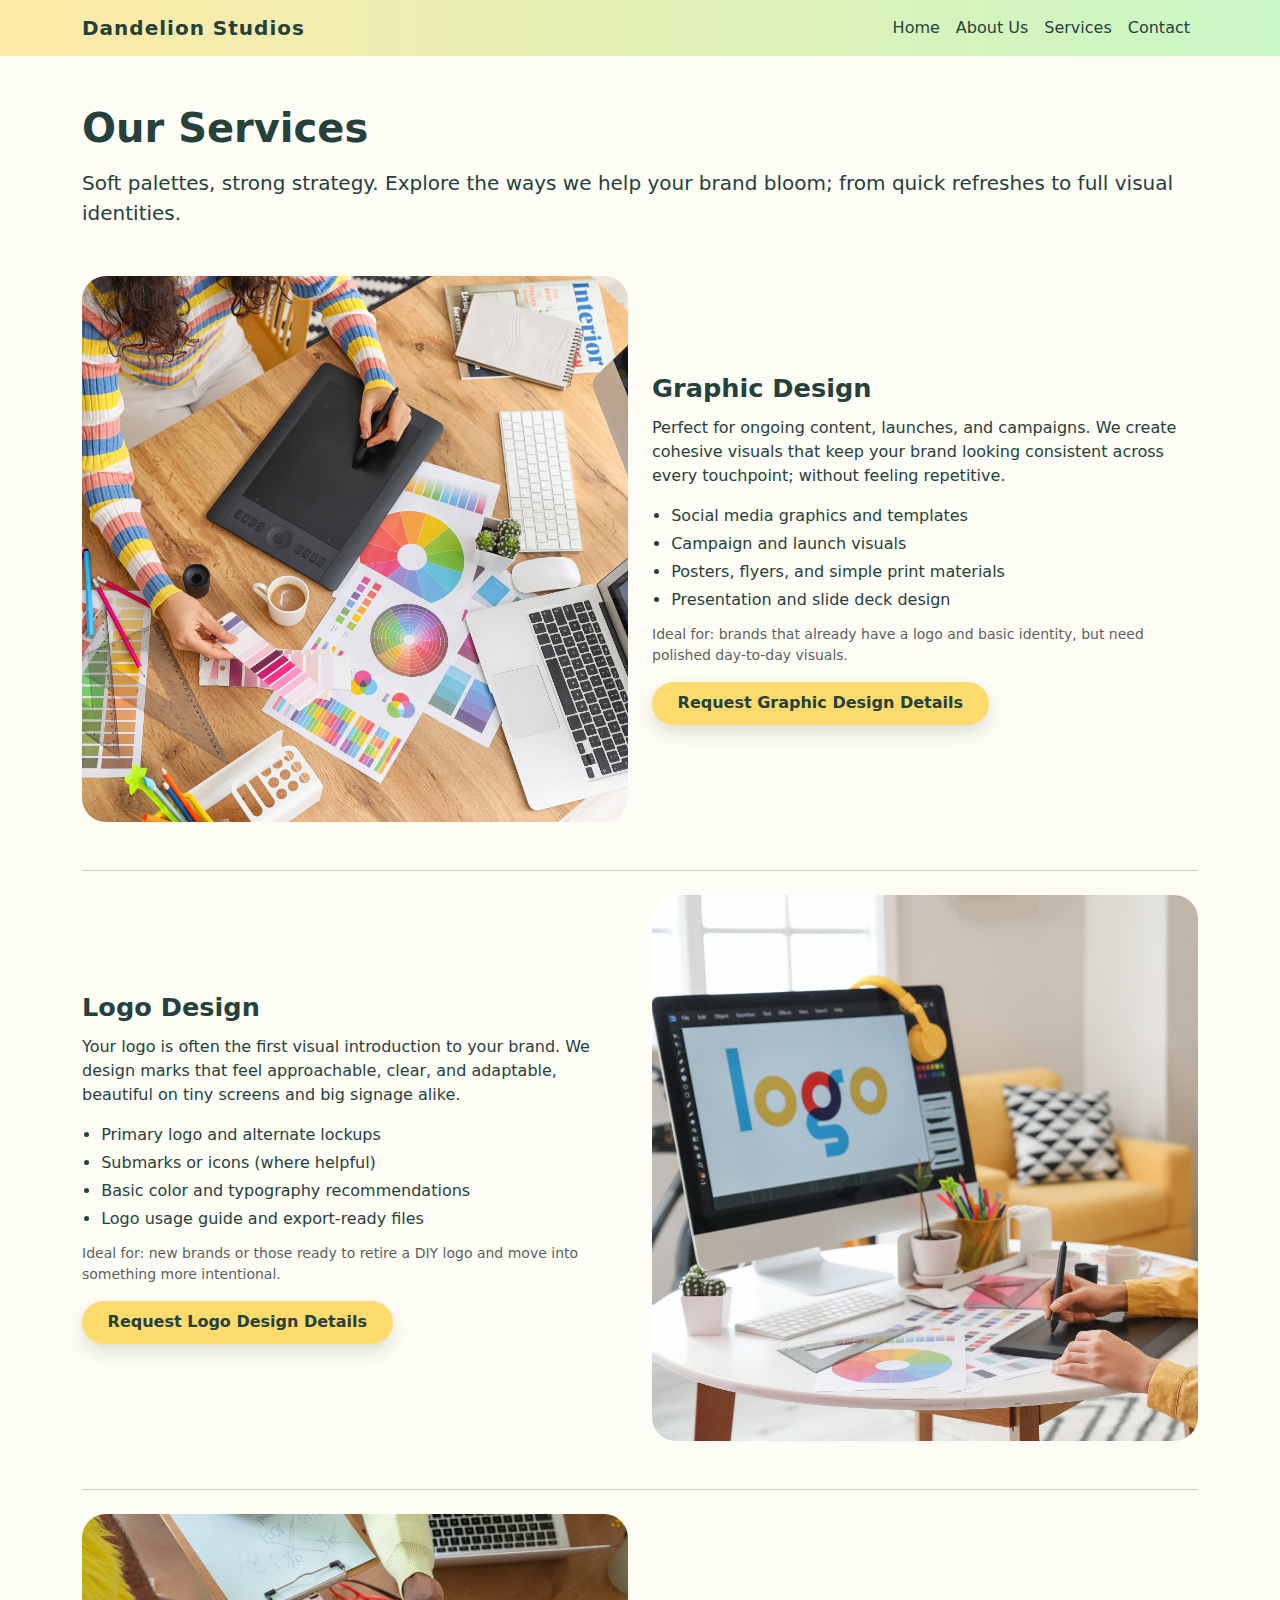
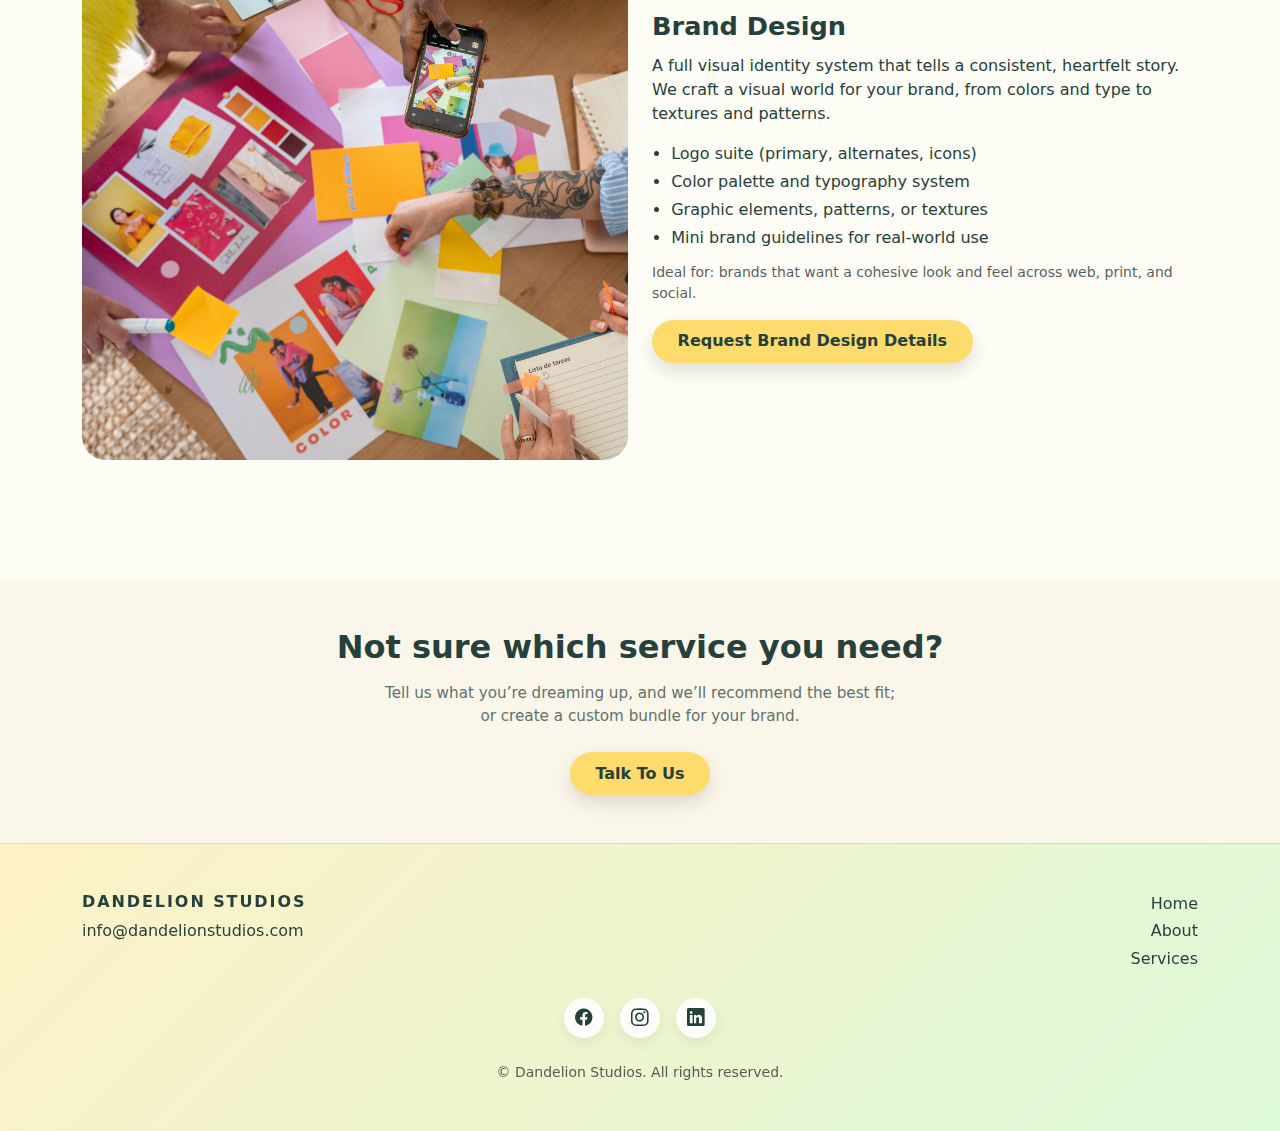
<file: services.html>
<!DOCTYPE html>
<html lang="en">
<head>
  <meta charset="UTF-8">
  <title>Dandelion Studios · Services</title>
  <meta name="viewport" content="width=device-width, initial-scale=1">

  <link href="https://cdn.jsdelivr.net/npm/bootstrap@5.3.3/dist/css/bootstrap.min.css" rel="stylesheet">

   <link rel="stylesheet" href="https://cdn.jsdelivr.net/npm/bootstrap-icons@1.10.5/font/bootstrap-icons.css">

  <link rel="stylesheet" href="style.css">
</head>
<body>

  <nav class="navbar navbar-expand-lg">
    <div class="container">
      <a class="navbar-brand" href="index.html">Dandelion Studios</a>

      <button class="navbar-toggler" type="button" data-bs-toggle="collapse" data-bs-target="#mainNavbar" aria-controls="mainNavbar" aria-expanded="false" aria-label="Toggle navigation">
        <span class="navbar-toggler-icon"></span>
      </button>

      <div class="collapse navbar-collapse" id="mainNavbar">
        <ul class="navbar-nav ms-auto mb-2 mb-lg-0">
          <li class="nav-item">
            <a class="nav-link" href="index.html">Home</a>
          </li>
          <li class="nav-item">
            <a class="nav-link" href="about.html">About Us</a>
          </li>
          <li class="nav-item">
            <a class="nav-link active" href="services.html">Services</a>
          </li>
          <li class="nav-item">
            <a class="nav-link contact-btn" href="index.html#contact">Contact</a>
          </li>
        </ul>
      </div>
    </div>
  </nav>

  <section class="inner-hero-section py-5">
    <div class="container">
      <h1 class="section-title mb-3">Our Services</h1>
      <p class="lead mb-0">
        Soft palettes, strong strategy. Explore the ways we help your brand bloom; from quick refreshes to full visual identities.
      </p>
    </div>
  </section>

  <section class="services-section pt-0">
    <div class="container">
      <div class="row g-4 mb-5 align-items-center" id="graphic-design">
        <div class="col-md-6">
          <div class="service-img-wrapper large">
            <img src="graphic design card.png"
                 class="card-img-top"
                 alt="Graphic Design">
          </div>
        </div>
        <div class="col-md-6">
          <h2 class="service-page-title">Graphic Design</h2>
          <p>
            Perfect for ongoing content, launches, and campaigns. We create cohesive visuals that keep your brand looking
            consistent across every touchpoint; without feeling repetitive.
          </p>
          <ul class="service-list">
            <li>Social media graphics and templates</li>
            <li>Campaign and launch visuals</li>
            <li>Posters, flyers, and simple print materials</li>
            <li>Presentation and slide deck design</li>
          </ul>
          <p class="mb-3 small text-muted">
            Ideal for: brands that already have a logo and basic identity, but need polished day-to-day visuals.
          </p>
          <a href="index.html#contact" class="btn btn-dandelion">Request Graphic Design Details</a>
        </div>
      </div>

      <hr class="my-4">

      <div class="row g-4 mb-5 align-items-center flex-md-row-reverse" id="logo-design">
        <div class="col-md-6">
          <div class="service-img-wrapper large">
            <img src="logo design card.png"
                 class="card-img-top"
                 alt="Logo Design">
          </div>
        </div>
        <div class="col-md-6">
          <h2 class="service-page-title">Logo Design</h2>
          <p>
            Your logo is often the first visual introduction to your brand. We design marks that feel approachable, clear,
            and adaptable, beautiful on tiny screens and big signage alike.
          </p>
          <ul class="service-list">
            <li>Primary logo and alternate lockups</li>
            <li>Submarks or icons (where helpful)</li>
            <li>Basic color and typography recommendations</li>
            <li>Logo usage guide and export-ready files</li>
          </ul>
          <p class="mb-3 small text-muted">
            Ideal for: new brands or those ready to retire a DIY logo and move into something more intentional.
          </p>
          <a href="index.html#contact" class="btn btn-dandelion">Request Logo Design Details</a>
        </div>
      </div>

      <hr class="my-4">

      <div class="row g-4 mb-5 align-items-center" id="brand-design">
        <div class="col-md-6">
          <div class="service-img-wrapper large">
            <img src="brand design card.png"
                 class="card-img-top"
                 alt="Brand Design">
          </div>
        </div>
        <div class="col-md-6">
          <h2 class="service-page-title">Brand Design</h2>
          <p>
            A full visual identity system that tells a consistent, heartfelt story. We craft a visual world for your brand,
            from colors and type to textures and patterns.
          </p>
          <ul class="service-list">
            <li>Logo suite (primary, alternates, icons)</li>
            <li>Color palette and typography system</li>
            <li>Graphic elements, patterns, or textures</li>
            <li>Mini brand guidelines for real-world use</li>
          </ul>
          <p class="mb-3 small text-muted">
            Ideal for: brands that want a cohesive look and feel across web, print, and social.
          </p>
          <a href="index.html#contact" class="btn btn-dandelion">Request Brand Design Details</a>
        </div>
      </div>
    </div>
  </section>

  <section class="py-5 text-center bg-light-soft">
    <div class="container">
      <h2 class="section-title mb-3">Not sure which service you need?</h2>
      <p class="section-subtitle mb-4">
        Tell us what you’re dreaming up, and we’ll recommend the best fit; or create a custom bundle for your brand.
      </p>
      <a href="index.html#contact" class="btn btn-dandelion">Talk To Us</a>
    </div>
  </section>

  <script src="https://cdn.jsdelivr.net/npm/bootstrap@5.3.3/dist/js/bootstrap.bundle.min.js"></script>
  <script src="script.js"></script>
  
  <footer class="footer-section py-5">
  <div class="container">

    <div class="row align-items-start">
      
      <div class="col-md-6 footer-left">
        <h5 class="footer-title">Dandelion Studios</h5>
        <p class="mb-1">
          <a href="mailto:info@dandelionstudios.com" class="footer-email">
            info@dandelionstudios.com
          </a>
        </p>
      </div>

      <div class="col-md-6 footer-right">
        <ul class="footer-nav">
          <li><a href="index.html">Home</a></li>
          <li><a href="about.html">About</a></li>
          <li><a href="services.html">Services</a></li>
        </ul>
      </div>
    </div>

    <div class="footer-icons-wrapper text-center mt-4">
      <div class="footer-icons d-inline-flex gap-3">
        <span class="footer-icon"><i class="bi bi-facebook"></i></span>
        <span class="footer-icon"><i class="bi bi-instagram"></i></span>
        <span class="footer-icon"><i class="bi bi-linkedin"></i></span>
      </div>
    </div>

    <div class="text-center mt-4 small text-muted">
      © <span id="year"></span> Dandelion Studios. All rights reserved.
    </div>
  </div>
</footer>
</body>
</html>
</file>
<file: style.css>
body {
  font-family: system-ui, -apple-system, BlinkMacSystemFont, "Segoe UI", sans-serif;
  background-color: #fdfcf5;
  color: #26413c;
}

:root {
  --pastel-yellow: #ffeaa7;
  --pastel-yellow-deep: #fddb6d;
  --pastel-green: #c8f7c5;
  --pastel-green-deep: #a3e4a6;
  --deep-green: #26413c;
}

.navbar {
  background: linear-gradient(90deg, var(--pastel-yellow), var(--pastel-green));
}

.navbar-brand {
  font-weight: 700;
  letter-spacing: 0.05em;
  color: #26413c !important;
}

.nav-link {
  color: #26413c !important;
  font-weight: 500;
  position: relative;
  padding-bottom: 0.1rem;
}

.nav-link:hover {
  background-color: var(--pastel-green-deep);
  color: #fdfcf5 !important;
  border-radius: 6px;
  transition: background-color 0.25s ease;
}

.nav-link {
  padding: 0.4rem 0.75rem;
  border-radius: 6px;
}

.hero-section {
  position: relative;
  min-height: 80vh;
  display: flex;
  align-items: center;
  justify-content: center;
  text-align: left;
  color: #26413c;
  padding: 4rem 1rem;
  background-image: url("Dandelion Studios Hero Image.png");
  background-size: cover;
  background-position: center;
  background-repeat: no-repeat;
}

.about-hero-section {
  position: relative;
  min-height: 60vh;
  display: flex;
  align-items: center;
  padding: 4rem 1rem;
  background-image: url("Dandelion\ Studios\ About\ Hero.png");
  background-size: cover;
  background-position: center;
  background-repeat: no-repeat;
  color: #26413c;
}

.about-hero-overlay {
  position: absolute;
  inset: 0;
  background: rgba(253, 252, 245, 0.82);
}

.about-hero-content {
  position: relative;
  z-index: 1;
  max-width: 650px;
}

.about-hero-image-wrapper {
  position: relative;
  z-index: 1;
}

.hero-overlay {
  position: absolute;
  inset: 0;
  background: rgba(255, 255, 255, 0.75);
}

.hero-content {
  position: relative;
  max-width: 650px;
  z-index: 2;
}

.hero-badge {
  display: inline-block;
  padding: 0.25rem 0.75rem;
  border-radius: 999px;
  background: rgba(255, 255, 255, 0.9);
  border: 1px solid rgba(38, 65, 60, 0.15);
  font-size: 0.85rem;
  margin-bottom: 1rem;
}

.hero-title {
  font-size: clamp(2.5rem, 4vw, 3.5rem);
  font-weight: 800;
  line-height: 1.1;
  margin-bottom: 0.75rem;
}

.hero-tagline {
  font-size: 1.15rem;
  max-width: 28rem;
  margin-bottom: 1.5rem;
}

.accent-green {
  color: #2d6a4f;
}

.inner-hero-section {
  padding-top: 5rem;
}

.bg-light-soft {
  background-color: #faf6ea;
}

.btn-dandelion {
  border-radius: 999px;
  padding: 0.6rem 1.6rem;
  font-weight: 600;
  border: none;
  background: var(--pastel-yellow-deep);
  color: #26413c;
  transition: background-color 0.25s ease, transform 0.15s ease, box-shadow 0.15s ease;
  box-shadow: 0 8px 18px rgba(0, 0, 0, 0.12);
}

.btn-dandelion:hover {
  background: var(--pastel-green-deep);
  color: #26413c;
  transform: translateY(-1px);
  box-shadow: 0 12px 25px rgba(0, 0, 0, 0.16);
}

.btn-outline-dandelion {
  border-radius: 999px;
  padding: 0.6rem 1.6rem;
  font-weight: 600;
  border: 2px solid var(--deep-green);
  background: rgba(255, 255, 255, 0.9);
  color: #26413c;
  transition: background-color 0.25s ease, color 0.25s ease, transform 0.15s ease;
}

.btn-outline-dandelion:hover {
  background: var(--deep-green);
  color: #fdfcf5;
  transform: translateY(-1px);
}

.services-section {
  padding: 4rem 1rem 4.5rem;
  background: #fdfcf5;
}

.section-title {
  font-weight: 700;
  margin-bottom: 0.5rem;
}

.section-subtitle {
  color: #5f726d;
  max-width: 520px;
  margin: 0 auto 2.5rem;
  font-size: 0.95rem;
}

.service-card {
  border: none;
  border-radius: 1.5rem;
  overflow: hidden;
  background: #ffffff;
  box-shadow: 0 10px 30px rgba(0, 0, 0, 0.08);
  transition: transform 0.25s ease, box-shadow 0.25s ease, filter 0.25s ease;
}

.service-card:hover {
  transform: translateY(-6px);
  box-shadow: 0 16px 40px rgba(0, 0, 0, 0.14);
  filter: brightness(0.96);
}

.service-img-wrapper {
  overflow: hidden;
  border-radius: 1.25rem;
  margin: 0.9rem 0.9rem 0;
}

.service-img-wrapper.large {
  margin: 0;
  border-radius: 1.5rem;
}

.service-card img,
.service-img-wrapper img {
  width: 100%;
  display: block;
  border-radius: 1.25rem;
  transition: transform 0.4s ease;
  transform-origin: center;
}

.service-card:hover img {
  transform: scale(1.05);
}

.service-card-body {
  padding: 1.25rem 1.5rem 1.6rem;
}

.service-title {
  font-weight: 700;
  margin-bottom: 0.25rem;
}

.service-text {
  font-size: 0.95rem;
  color: #50635e;
  margin-bottom: 1rem;
}

.service-page-title {
  font-size: 1.6rem;
  font-weight: 700;
  margin-bottom: 0.75rem;
}

.service-list {
  padding-left: 1.2rem;
  margin-bottom: 0.75rem;
}

.service-list li {
  margin-bottom: 0.25rem;
}

.gradient-card {
  background: linear-gradient(135deg, var(--pastel-yellow), var(--pastel-green));
}

.value-card {
  border-radius: 1.5rem;
  border: none;
  background: #ffffff;
  box-shadow: 0 10px 30px rgba(0, 0, 0, 0.06);
}

.process-card {
  border: none;
  border-radius: 1.5rem;
  background: #ffffff;
  box-shadow: 0 10px 30px rgba(0, 0, 0, 0.06);
  transition: transform 0.25s ease, box-shadow 0.25s ease, filter 0.25s ease;
}

.process-card:hover {
  transform: translateY(-6px);
  box-shadow: 0 16px 40px rgba(0, 0, 0, 0.14);
  filter: brightness(0.98);
}

.process-step-number {
  display: inline-block;
  padding: 0.15rem 0.7rem;
  border-radius: 999px;
  font-size: 0.85rem;
  font-weight: 700;
  letter-spacing: 0.12em;
  text-transform: uppercase;
  color: var(--deep-green);
  background: rgba(200, 247, 197, 0.4);
}

.contact-section {
  background-color: #fffdf5;
}

#contactForm .form-control,
#contactForm .form-select {
  border-radius: 0.75rem;
  border-color: rgba(38, 65, 60, 0.15);
}

#contactForm .form-control:focus,
#contactForm .form-select:focus {
  border-color: var(--deep-green);
  box-shadow: 0 0 0 0.12rem rgba(38, 65, 60, 0.18);
}

#contactForm .invalid-feedback {
  font-size: 0.85rem;
}

.footer-section {
  background: linear-gradient(135deg, rgba(255, 234, 167, 0.6), rgba(200, 247, 197, 0.6));
  border-top: 1px solid rgba(38, 65, 60, 0.12);
  backdrop-filter: blur(6px);
}

.footer-left {
  text-align: left;
}

.footer-title {
  font-weight: 700;
  letter-spacing: 0.12em;
  text-transform: uppercase;
  margin-bottom: 0.5rem;
  font-size: 1rem;
  color: var(--deep-green);
}

.footer-email {
  color: var(--deep-green);
  font-weight: 500;
  text-decoration: none;
}

.footer-email:hover {
  text-decoration: underline;
}

.footer-right {
  text-align: right;
}

.footer-subtitle {
  font-weight: 600;
  margin-bottom: 0.35rem;
  color: var(--deep-green);
}

.footer-nav {
  list-style: none;
  padding: 0;
  margin: 0;
}

.footer-nav li {
  margin-bottom: 0.2rem;
}

.footer-nav a {
  color: var(--deep-green);
  text-decoration: none;
  font-weight: 500;
  transition: color 0.2s ease;
}

.footer-nav a:hover {
  color: var(--pastel-green-deep);
}

.footer-icons-wrapper {
  text-align: center;
}

.footer-icons {
  gap: 1rem;
}

.footer-icon {
  width: 40px;
  height: 40px;
  border-radius: 50%;
  background: rgba(255, 255, 255, 0.85);
  display: inline-flex;
  align-items: center;
  justify-content: center;
  color: var(--deep-green);
  font-size: 1.1rem;
  box-shadow: 0 5px 14px rgba(0, 0, 0, 0.08);
  transition: transform 0.2s ease, background-color 0.2s ease, box-shadow 0.2s ease;
}

.footer-icon:hover {
  transform: translateY(-2px);
  background: #ffffff;
  box-shadow: 0 10px 22px rgba(0, 0, 0, 0.12);
}

.footer-section .small {
  color: #5f726d;
}

@media (max-width: 767px) {
  .footer-left,
  .footer-right {
    text-align: center;
  }
}
</file>
